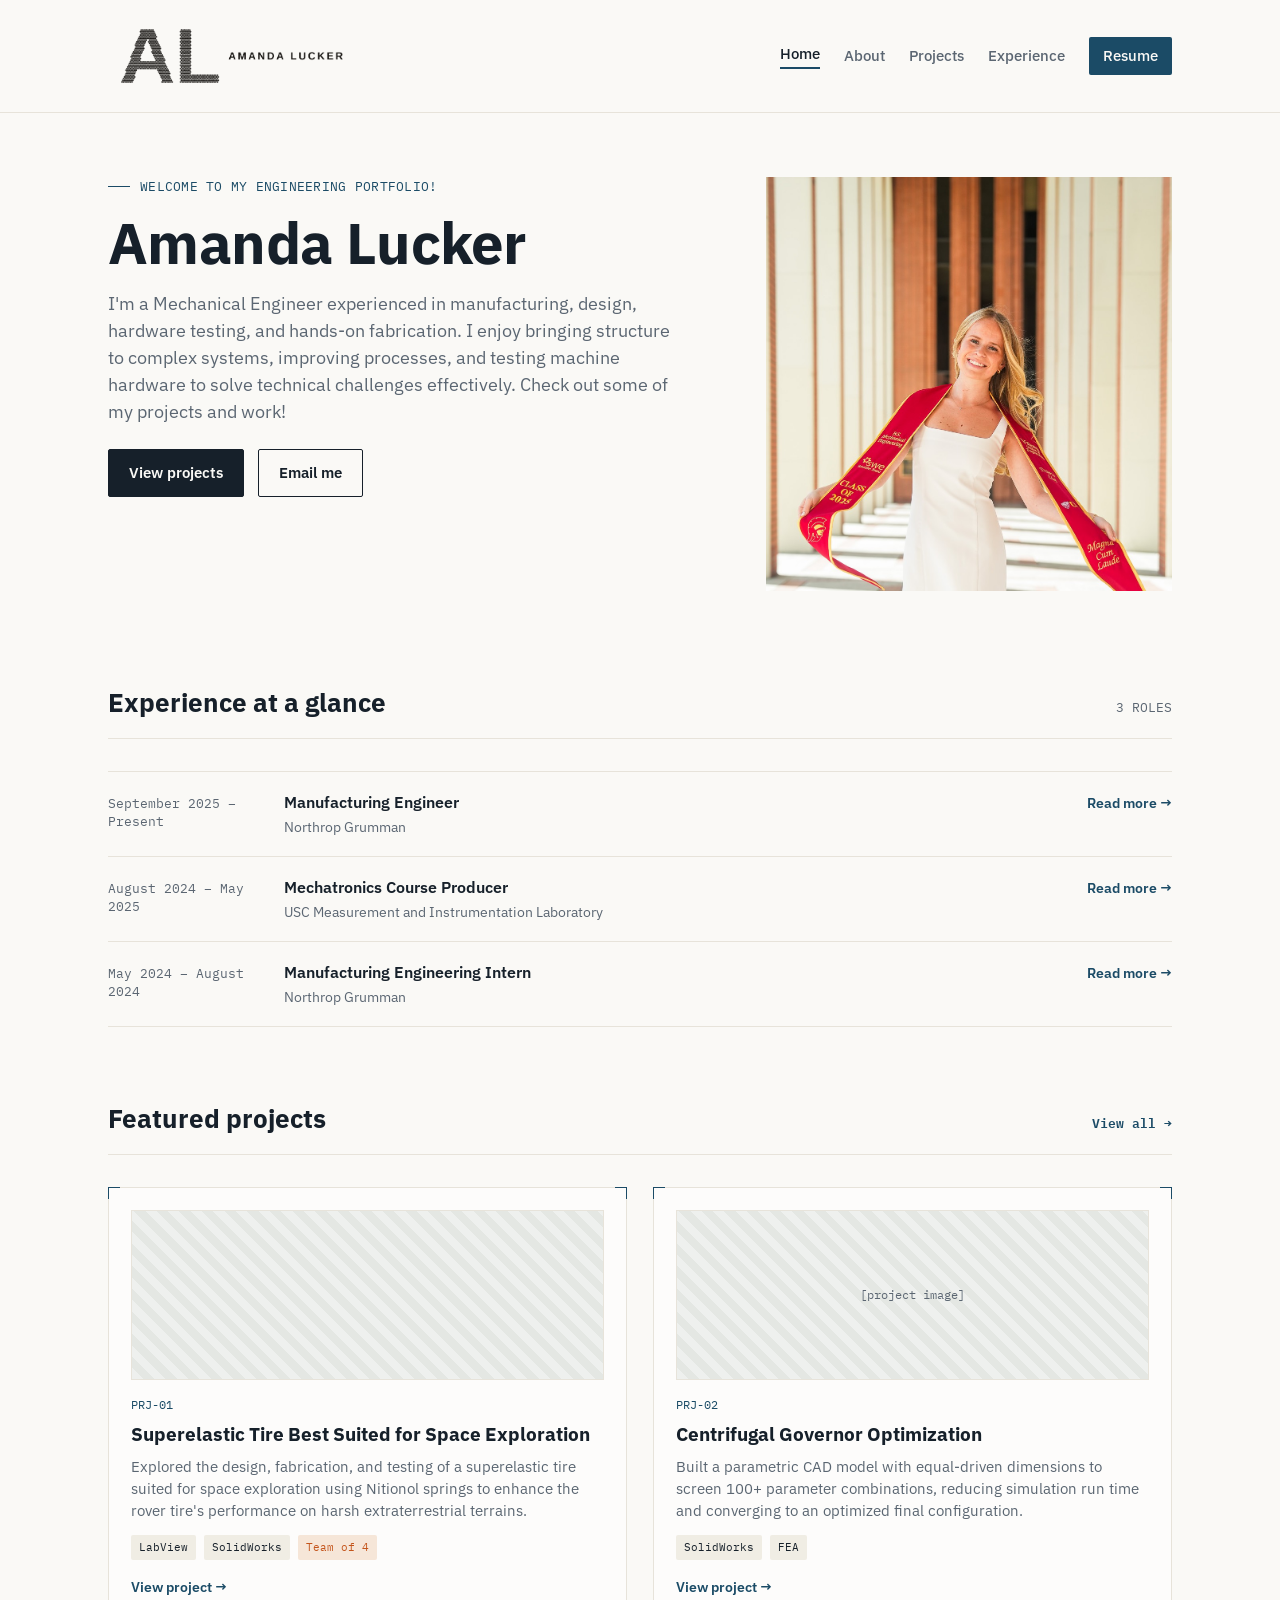
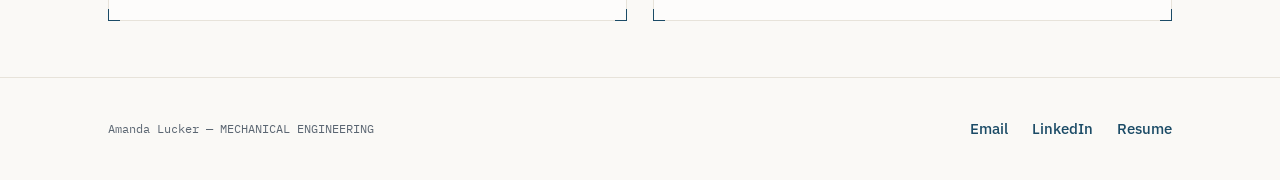
<file: index.html>
<!DOCTYPE html>
<!--
  HOME PAGE — replace every [bracketed] placeholder with your real info.
  This page links out to about.html, projects.html, internship.html,
  experience.html, and resume.html — make sure those filenames match.
-->
<html lang="en">
<head>
<meta charset="UTF-8">
<meta name="viewport" content="width=device-width, initial-scale=1">
<title>Amanda Lucker | Mechanical Engineering</title>
<link rel="icon" type="image/png" href="images/faviconBW.png">
<meta name="description" content="Amanda Lucker — Mechanical Engineering Portfolio and Resume.">
<link rel="preconnect" href="https://fonts.googleapis.com">
<link rel="preconnect" href="https://fonts.gstatic.com" crossorigin>
<link href="https://fonts.googleapis.com/css2?family=IBM+Plex+Mono:wght@400;500;600&family=IBM+Plex+Sans:wght@400;500;600;700&display=swap" rel="stylesheet">
<link rel="stylesheet" href="style.css">
</head>
<body>

<header class="site-nav">
  <div class="nav-inner">
    <a href="index.html" class="brand">
      <img src="images/brandmark.png" alt="AL" class="brand-mark">
  <!--  <span class="brand-name">Amanda Lucker</span> -->
    </a>
    <button class="nav-toggle" aria-label="Toggle menu"><span></span><span></span><span></span></button>
    <nav class="links">
      <a href="index.html" class="current">Home</a>
      <a href="about.html">About</a>
      <a href="projects.html">Projects</a>
      <a href="experience.html">Experience</a>
      <a class="resume-link" href="resume.html">Resume</a>
    </nav>
  </div>
</header>

<main id="top">

  <!-- ============ HERO ============ -->
  <section class="hero">
    <div class="wrap hero-grid">
      <div>
        <div class="eyebrow-line">WELCOME TO MY ENGINEERING PORTFOLIO!</div>
        <h1 class="name">Amanda Lucker</h1>
        <p class="lede">
          I'm a Mechanical Engineer experienced in manufacturing, design, hardware testing, and hands-on fabrication.
          I enjoy bringing structure to complex systems, improving processes, and testing machine hardware to solve
          technical challenges effectively.
          Check out some of my projects and work!
        </p>
        <div class="cta-row">
          <a class="btn btn-primary" href="projects.html">View projects</a>
          <a class="btn btn-ghost" href="mailto:[you@email.com]">Email me</a>
        </div>
      </div>
      <div class="hero-photo">
        <img src="images/AmandaGradCrop.jpg" alt="Amanda Lucker">
      </div>
    </div>
  </section>

  <!-- ============ EXPERIENCE SNAPSHOT ============ -->
  <section class="tight">
    <div class="wrap">
      <div class="section-head">
        <h2>Experience at a glance</h2>
        <span class="count">3 ROLES</span>
      </div>
      <div class="snapshot-list">
        <div class="snapshot-row">
          <span class="dates">September 2025 – Present</span>
          <span><span class="role">Manufacturing Engineer</span><br><span class="org">Northrop Grumman</span></span>
          <a href="experience.html">Read more →</a>
        </div>
        <div class="snapshot-row">
          <span class="dates">August 2024 – May 2025</span>
          <span><span class="role">Mechatronics Course Producer</span><br><span class="org">USC Measurement and Instrumentation Laboratory</span></span>
          <a href="experience.html">Read more →</a>
        </div>
        <div class="snapshot-row">
          <span class="dates">May 2024 – August 2024</span>
          <span><span class="role">Manufacturing Engineering Intern</span><br><span class="org">Northrop Grumman</span></span>
          <a href="internship.html">Read more →</a>
        </div>
      </div>
    </div>
  </section>

  <!-- ============ FEATURED PROJECTS ============ -->
  <section class="tight">
    <div class="wrap">
      <div class="section-head">
        <h2>Featured projects</h2>
        <span class="count"><a href="projects.html" style="text-decoration:none; font-weight:600;">View all →</a></span>
      </div>
      <div class="project-grid">
        <article class="project-card">
          <span class="corner tl"></span><span class="corner tr"></span><span class="corner bl"></span><span class="corner br"></span>
          <div class="project-thumb">
            <video src="images/WheelMove.mp4" alt="Superelastic Tire Project" autoplay muted loop playsinline></video>
          </div>
          <div class="project-num">PRJ-01</div>
          <h3>Superelastic Tire Best Suited for Space Exploration</h3>
          <p>Explored the design, fabrication, and testing of a superelastic tire suited for space exploration using Nitionol springs to enhance 
          the rover tire's performance on harsh extraterrestrial terrains. 
          </p>
          <div class="tag-row">
            <span class="tag">LabView</span>
            <span class="tag">SolidWorks</span>
            <span class="tag amber">Team of 4</span>
          </div>
          <a class="project-link" href="projects.html">View project →</a>
        </article>
        <article class="project-card">
          <span class="corner tl"></span><span class="corner tr"></span><span class="corner bl"></span><span class="corner br"></span>
          <div class="project-thumb">[project image]</div>
          <div class="project-num">PRJ-02</div>
          <h3>Centrifugal Governor Optimization</h3>
          <p>Built a parametric CAD model with equal-driven dimensions to screen 100+ parameter combinations, reducing simulation 
          run time and converging to an optimized final configuration. </p>
          <div class="tag-row">
            <span class="tag">SolidWorks</span>
            <span class="tag">FEA</span>
          </div>
          <a class="project-link" href="projects.html">View project →</a>
        </article>
      </div>
    </div>
  </section>

</main>

<footer id="contact">
  <div class="wrap footer-inner">
    <div class="footer-note">Amanda Lucker — MECHANICAL ENGINEERING</div>
    <div class="footer-links">
      <a href="mailto:amandalucker2@gmail.com">Email</a>
      <a href="https://linkedin.com/in/amanda-lucker" target="_blank" rel="noopener">LinkedIn</a>
      <a href="resume.html">Resume</a>
    </div>
  </div>
</footer>

<script src="script.js"></script>
</body>
</html>
</file>
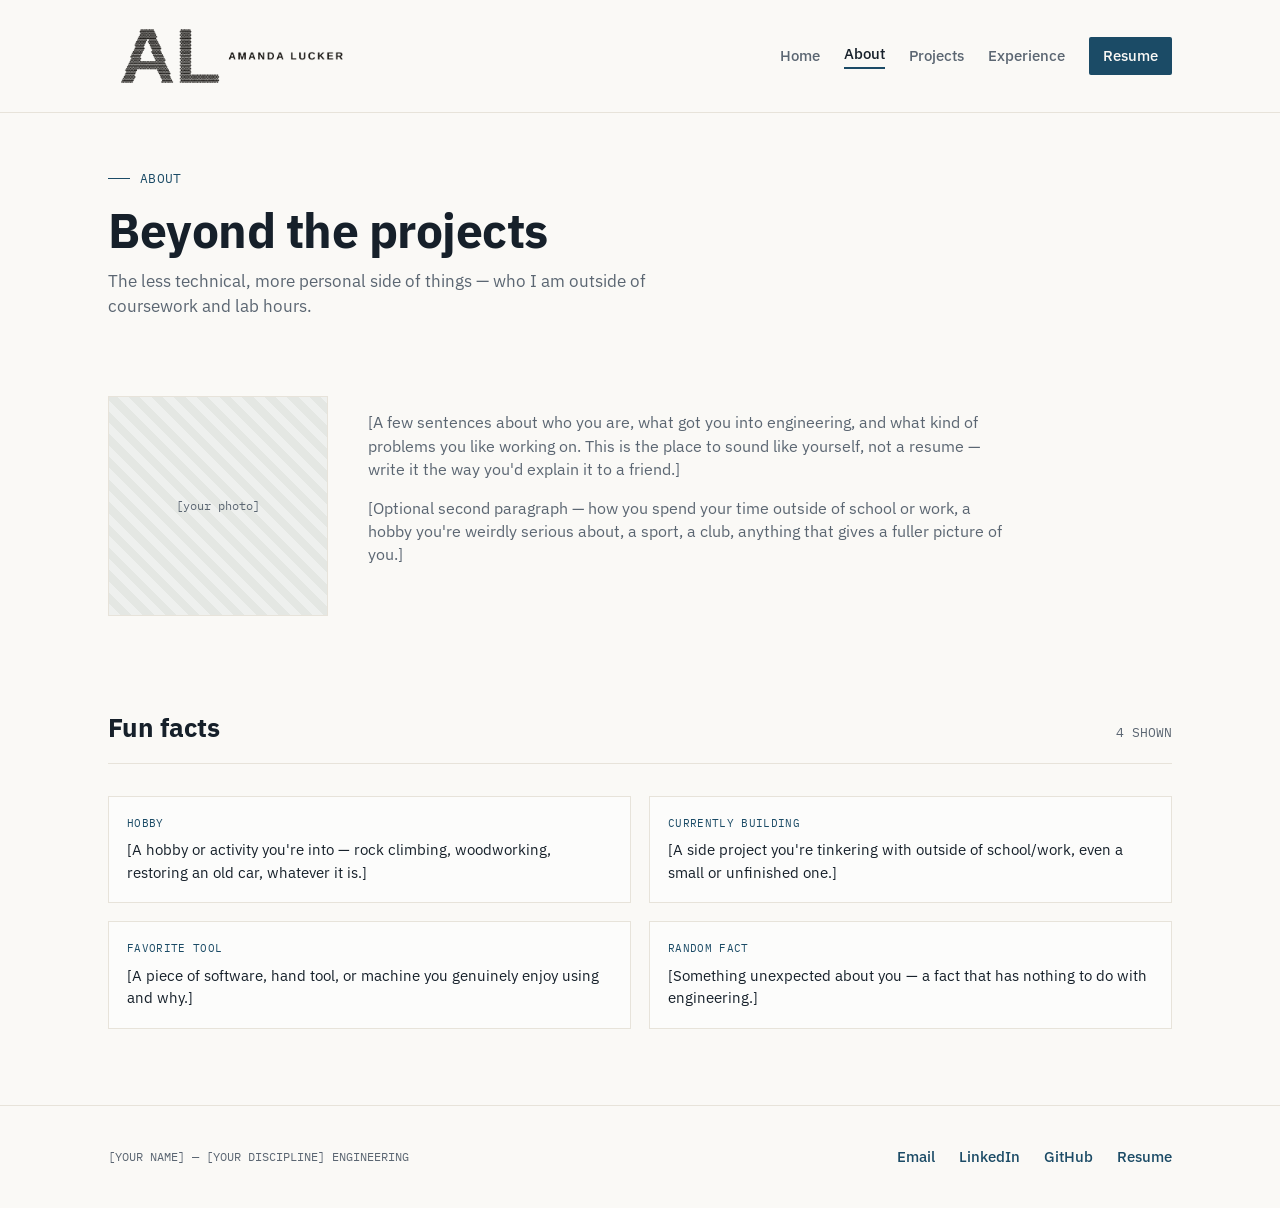
<file: about.html>
<!DOCTYPE html>
<html lang="en">
<head>
<meta charset="UTF-8">
<meta name="viewport" content="width=device-width, initial-scale=1">
<title>About | Amanda Lucker</title>
<link rel="icon" type="image/png" href="images/faviconBW.png">
<link rel="preconnect" href="https://fonts.googleapis.com">
<link rel="preconnect" href="https://fonts.gstatic.com" crossorigin>
<link href="https://fonts.googleapis.com/css2?family=IBM+Plex+Mono:wght@400;500;600&family=IBM+Plex+Sans:wght@400;500;600;700&display=swap" rel="stylesheet">
<link rel="stylesheet" href="style.css">
</head>
<body>

<header class="site-nav">
  <div class="nav-inner">
    <a href="index.html" class="brand">
      <img src="images/brandmark.png" alt="AL" class="brand-mark">
    </a>
    <button class="nav-toggle" aria-label="Toggle menu"><span></span><span></span><span></span></button>
    <nav class="links">
      <a href="index.html">Home</a>
      <a href="about.html" class="current">About</a>
      <a href="projects.html">Projects</a>
      <a href="experience.html">Experience</a>
      <a class="resume-link" href="resume.html">Resume</a>
    </nav>
  </div>
</header>

<main>

  <section class="page-head">
    <div class="wrap">
      <div class="eyebrow-line">ABOUT</div>
      <h1>Beyond the projects</h1>
      <p class="lede">The less technical, more personal side of things — who I am outside of coursework and lab hours.</p>
    </div>
  </section>

  <section class="tight">
    <div class="wrap about-grid">
      <div class="about-photo">[your photo]</div>
      <div class="about">
        <p>
          [A few sentences about who you are, what got you into engineering, and what kind of
          problems you like working on. This is the place to sound like yourself, not a resume —
          write it the way you'd explain it to a friend.]
        </p>
        <p>
          [Optional second paragraph — how you spend your time outside of school or work, a hobby
          you're weirdly serious about, a sport, a club, anything that gives a fuller picture of you.]
        </p>
      </div>
    </div>
  </section>

  <section>
    <div class="wrap">
      <div class="section-head">
        <h2>Fun facts</h2>
        <span class="count">4 SHOWN</span>
      </div>
      <div class="fact-grid">
        <div class="fact-card">
          <div class="fact-label">HOBBY</div>
          <p>[A hobby or activity you're into — rock climbing, woodworking, restoring an old car, whatever it is.]</p>
        </div>
        <div class="fact-card">
          <div class="fact-label">CURRENTLY BUILDING</div>
          <p>[A side project you're tinkering with outside of school/work, even a small or unfinished one.]</p>
        </div>
        <div class="fact-card">
          <div class="fact-label">FAVORITE TOOL</div>
          <p>[A piece of software, hand tool, or machine you genuinely enjoy using and why.]</p>
        </div>
        <div class="fact-card">
          <div class="fact-label">RANDOM FACT</div>
          <p>[Something unexpected about you — a fact that has nothing to do with engineering.]</p>
        </div>
      </div>
    </div>
  </section>

</main>

<footer>
  <div class="wrap footer-inner">
    <div class="footer-note">[YOUR NAME] — [YOUR DISCIPLINE] ENGINEERING</div>
    <div class="footer-links">
      <a href="mailto:[you@email.com]">Email</a>
      <a href="https://linkedin.com/in/[you]" target="_blank" rel="noopener">LinkedIn</a>
      <a href="https://github.com/[you]" target="_blank" rel="noopener">GitHub</a>
      <a href="resume.html">Resume</a>
    </div>
  </div>
</footer>

<script src="script.js"></script>
</body>
</html>
</file>
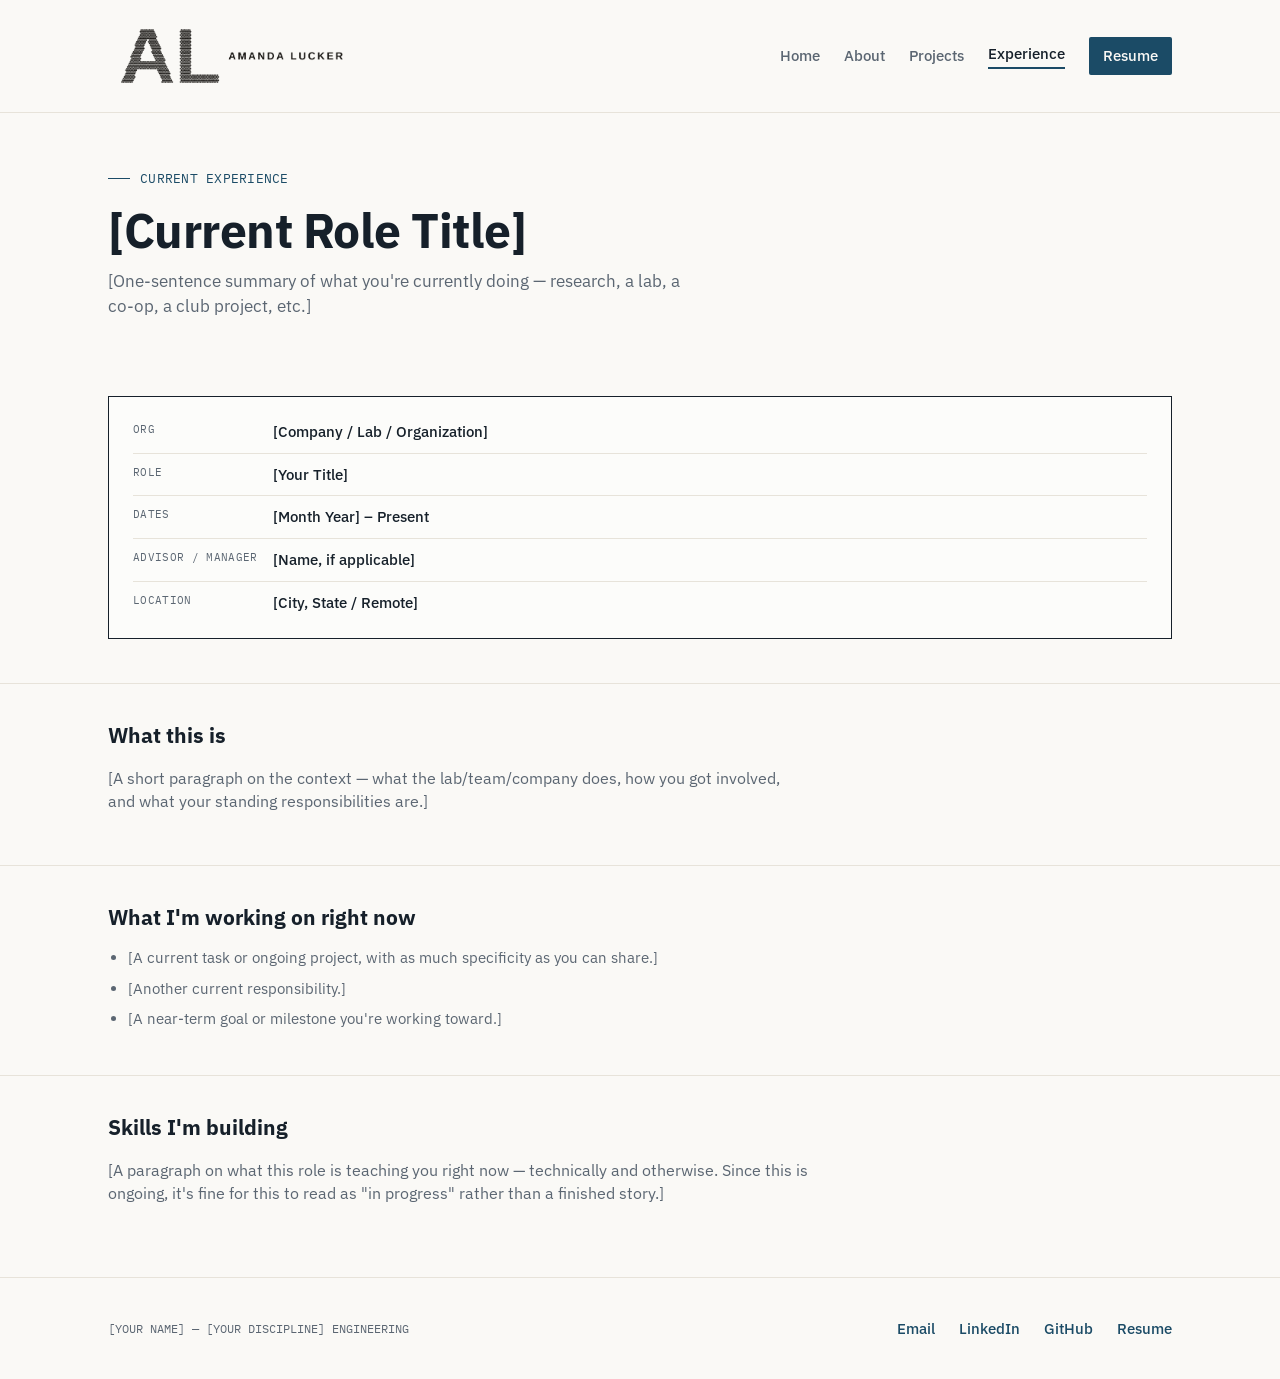
<file: experience.html>
<!DOCTYPE html>
<html lang="en">
<head>
<meta charset="UTF-8">
<meta name="viewport" content="width=device-width, initial-scale=1">
<title> Experience | Amanda Lucker</title>
<link rel="icon" type="image/png" href="images/faviconBW.png">
<link rel="preconnect" href="https://fonts.googleapis.com">
<link rel="preconnect" href="https://fonts.gstatic.com" crossorigin>
<link href="https://fonts.googleapis.com/css2?family=IBM+Plex+Mono:wght@400;500;600&family=IBM+Plex+Sans:wght@400;500;600;700&display=swap" rel="stylesheet">
<link rel="stylesheet" href="style.css">
</head>
<body>

<header class="site-nav">
  <div class="nav-inner">
    <a href="index.html" class="brand">
      <img src="images/brandmark.png" alt="AL" class="brand-mark">
    </a>
    <button class="nav-toggle" aria-label="Toggle menu"><span></span><span></span><span></span></button>
    <nav class="links">
      <a href="index.html">Home</a>
      <a href="about.html">About</a>
      <a href="projects.html">Projects</a>
      <a href="experience.html" class="current">Experience</a>
      <a class="resume-link" href="resume.html">Resume</a>
    </nav>
  </div>
</header>

<main class="deepdive">

  <section class="page-head">
    <div class="wrap">
      <div class="eyebrow-line">CURRENT EXPERIENCE</div>
      <h1>[Current Role Title]</h1>
      <p class="lede">[One-sentence summary of what you're currently doing — research, a lab, a co-op, a club project, etc.]</p>
    </div>
  </section>

  <section class="tight">
    <div class="wrap">
      <div class="deepdive-head">
        <div class="row"><div class="label">ORG</div><div class="value">[Company / Lab / Organization]</div></div>
        <div class="row"><div class="label">ROLE</div><div class="value">[Your Title]</div></div>
        <div class="row"><div class="label">DATES</div><div class="value">[Month Year] – Present</div></div>
        <div class="row"><div class="label">ADVISOR / MANAGER</div><div class="value">[Name, if applicable]</div></div>
        <div class="row"><div class="label">LOCATION</div><div class="value">[City, State / Remote]</div></div>
      </div>
    </div>
  </section>

  <section class="deepdive-block">
    <div class="wrap">
      <h2 class="sub">What this is</h2>
      <p>
        [A short paragraph on the context — what the lab/team/company does, how you got involved,
        and what your standing responsibilities are.]
      </p>
    </div>
  </section>

  <section class="deepdive-block">
    <div class="wrap">
      <h2 class="sub">What I'm working on right now</h2>
      <ul class="bullets">
        <li>[A current task or ongoing project, with as much specificity as you can share.]</li>
        <li>[Another current responsibility.]</li>
        <li>[A near-term goal or milestone you're working toward.]</li>
      </ul>
    </div>
  </section>

  <section class="deepdive-block">
    <div class="wrap">
      <h2 class="sub">Skills I'm building</h2>
      <p>
        [A paragraph on what this role is teaching you right now — technically and otherwise.
        Since this is ongoing, it's fine for this to read as "in progress" rather than a finished
        story.]
      </p>
    </div>
  </section>

</main>

<footer>
  <div class="wrap footer-inner">
    <div class="footer-note">[YOUR NAME] — [YOUR DISCIPLINE] ENGINEERING</div>
    <div class="footer-links">
      <a href="mailto:[you@email.com]">Email</a>
      <a href="https://linkedin.com/in/[you]" target="_blank" rel="noopener">LinkedIn</a>
      <a href="https://github.com/[you]" target="_blank" rel="noopener">GitHub</a>
      <a href="resume.html">Resume</a>
    </div>
  </div>
</footer>

<script src="script.js"></script>
</body>
</html>
</file>
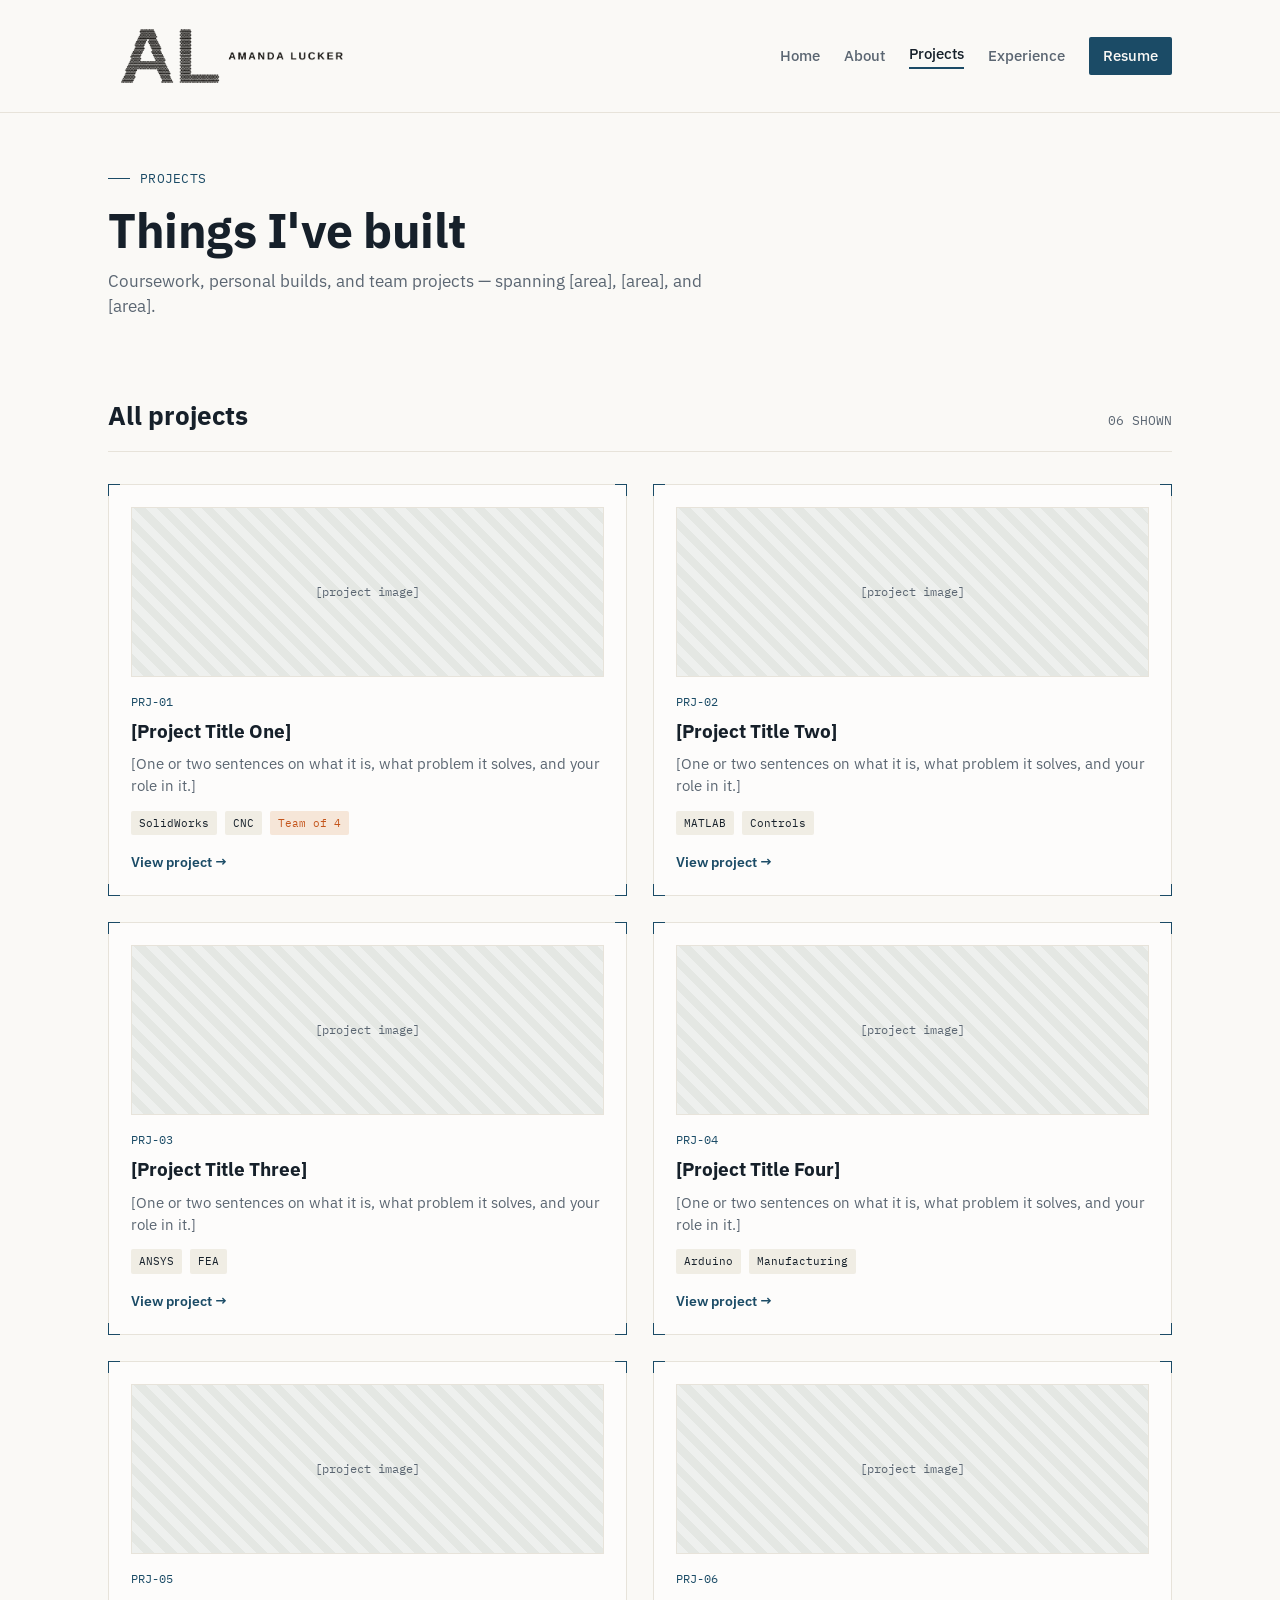
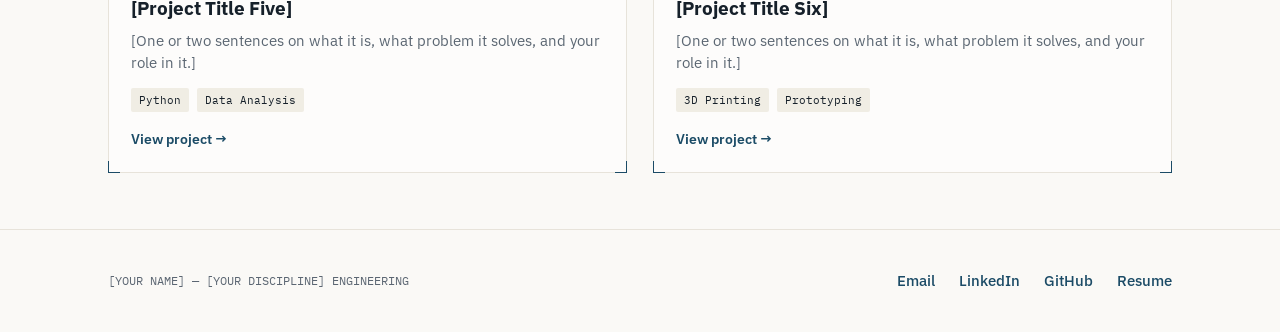
<file: projects.html>
<!DOCTYPE html>
<html lang="en">
<head>
<meta charset="UTF-8">
<meta name="viewport" content="width=device-width, initial-scale=1">
<title>Projects | Amanda Lucker</title>
<link rel="icon" type="image/png" href="images/faviconBW.png">
<link rel="preconnect" href="https://fonts.googleapis.com">
<link rel="preconnect" href="https://fonts.gstatic.com" crossorigin>
<link href="https://fonts.googleapis.com/css2?family=IBM+Plex+Mono:wght@400;500;600&family=IBM+Plex+Sans:wght@400;500;600;700&display=swap" rel="stylesheet">
<link rel="stylesheet" href="style.css">
</head>
<body>

<header class="site-nav">
  <div class="nav-inner">
    <a href="index.html" class="brand">
      <img src="images/brandmark.png" alt="AL" class="brand-mark">
    </a>
    <button class="nav-toggle" aria-label="Toggle menu"><span></span><span></span><span></span></button>
    <nav class="links">
      <a href="index.html">Home</a>
      <a href="about.html">About</a>
      <a href="projects.html" class="current">Projects</a>
      <a href="experience.html">Experience</a>
      <a class="resume-link" href="resume.html">Resume</a>
    </nav>
  </div>
</header>

<main>

  <section class="page-head">
    <div class="wrap">
      <div class="eyebrow-line">PROJECTS</div>
      <h1>Things I've built</h1>
      <p class="lede">Coursework, personal builds, and team projects — spanning [area], [area], and [area].</p>
    </div>
  </section>

  <section class="tight">
    <div class="wrap">
      <div class="section-head">
        <h2>All projects</h2>
        <span class="count">06 SHOWN</span>
      </div>
      <div class="project-grid">

        <article class="project-card">
          <span class="corner tl"></span><span class="corner tr"></span><span class="corner bl"></span><span class="corner br"></span>
          <div class="project-thumb">[project image]</div>
          <div class="project-num">PRJ-01</div>
          <h3>[Project Title One]</h3>
          <p>[One or two sentences on what it is, what problem it solves, and your role in it.]</p>
          <div class="tag-row">
            <span class="tag">SolidWorks</span>
            <span class="tag">CNC</span>
            <span class="tag amber">Team of 4</span>
          </div>
          <a class="project-link" href="#">View project →</a>
        </article>

        <article class="project-card">
          <span class="corner tl"></span><span class="corner tr"></span><span class="corner bl"></span><span class="corner br"></span>
          <div class="project-thumb">[project image]</div>
          <div class="project-num">PRJ-02</div>
          <h3>[Project Title Two]</h3>
          <p>[One or two sentences on what it is, what problem it solves, and your role in it.]</p>
          <div class="tag-row">
            <span class="tag">MATLAB</span>
            <span class="tag">Controls</span>
          </div>
          <a class="project-link" href="#">View project →</a>
        </article>

        <article class="project-card">
          <span class="corner tl"></span><span class="corner tr"></span><span class="corner bl"></span><span class="corner br"></span>
          <div class="project-thumb">[project image]</div>
          <div class="project-num">PRJ-03</div>
          <h3>[Project Title Three]</h3>
          <p>[One or two sentences on what it is, what problem it solves, and your role in it.]</p>
          <div class="tag-row">
            <span class="tag">ANSYS</span>
            <span class="tag">FEA</span>
          </div>
          <a class="project-link" href="#">View project →</a>
        </article>

        <article class="project-card">
          <span class="corner tl"></span><span class="corner tr"></span><span class="corner bl"></span><span class="corner br"></span>
          <div class="project-thumb">[project image]</div>
          <div class="project-num">PRJ-04</div>
          <h3>[Project Title Four]</h3>
          <p>[One or two sentences on what it is, what problem it solves, and your role in it.]</p>
          <div class="tag-row">
            <span class="tag">Arduino</span>
            <span class="tag">Manufacturing</span>
          </div>
          <a class="project-link" href="#">View project →</a>
        </article>

        <article class="project-card">
          <span class="corner tl"></span><span class="corner tr"></span><span class="corner bl"></span><span class="corner br"></span>
          <div class="project-thumb">[project image]</div>
          <div class="project-num">PRJ-05</div>
          <h3>[Project Title Five]</h3>
          <p>[One or two sentences on what it is, what problem it solves, and your role in it.]</p>
          <div class="tag-row">
            <span class="tag">Python</span>
            <span class="tag">Data Analysis</span>
          </div>
          <a class="project-link" href="#">View project →</a>
        </article>

        <article class="project-card">
          <span class="corner tl"></span><span class="corner tr"></span><span class="corner bl"></span><span class="corner br"></span>
          <div class="project-thumb">[project image]</div>
          <div class="project-num">PRJ-06</div>
          <h3>[Project Title Six]</h3>
          <p>[One or two sentences on what it is, what problem it solves, and your role in it.]</p>
          <div class="tag-row">
            <span class="tag">3D Printing</span>
            <span class="tag">Prototyping</span>
          </div>
          <a class="project-link" href="#">View project →</a>
        </article>

      </div>
    </div>
  </section>

</main>

<footer>
  <div class="wrap footer-inner">
    <div class="footer-note">[YOUR NAME] — [YOUR DISCIPLINE] ENGINEERING</div>
    <div class="footer-links">
      <a href="mailto:[you@email.com]">Email</a>
      <a href="https://linkedin.com/in/[you]" target="_blank" rel="noopener">LinkedIn</a>
      <a href="https://github.com/[you]" target="_blank" rel="noopener">GitHub</a>
      <a href="resume.html">Resume</a>
    </div>
  </div>
</footer>

<script src="script.js"></script>
</body>
</html>
</file>
<file: style.css>
/* ============================================================
   SHARED STYLESHEET — used by every page (index, about, projects,
   internship, experience, resume). Edit colors/fonts here once
   and it updates the whole site.
   ============================================================ */

:root{
  --paper:#faf9f6;
  --paper-line:#e7e3da;
  --ink:#16202a;
  --graphite:#5b6672;
  --blue-deep:#1b4b66;
  --blue-line:#2e6e93;
  --amber:#c4551c;
  --radius:2px;
  --max:1120px;
}
*{box-sizing:border-box;}
html{scroll-behavior:smooth;}
body{
  margin:0;
  background:var(--paper);
  color:var(--ink);
  font-family:"IBM Plex Sans", sans-serif;
  line-height:1.5;
  -webkit-font-smoothing:antialiased;
}
.mono{font-family:"IBM Plex Mono", monospace;}
a{color:var(--blue-deep);}
img{max-width:100%;display:block;}
.wrap{max-width:var(--max);margin:0 auto;padding:0 28px;}
@media (max-width:640px){ .wrap{padding:0 20px;} }

/* ---------- Nav ---------- */
header.site-nav{
  position:sticky; top:0; z-index:50;
  background:rgba(250,249,246,0.92);
  backdrop-filter:blur(6px);
  border-bottom:1px solid var(--paper-line);
}
.nav-inner{
  max-width:var(--max); margin:0 auto; padding:16px 28px;
  display:flex; align-items:center; justify-content:space-between;
}
.brand{display:flex; align-items:center; gap:10px; text-decoration:none; color:var(--ink);}
.brand-mark{
height:80px;
width:auto;
display:block;
}
.brand-name{font-weight:600; font-size:16px;}
nav.links{display:flex; gap:24px; align-items:center;}
nav.links a{
  text-decoration:none; color:var(--graphite); font-size:14.5px;
  font-weight:500; transition:color .15s ease;
}
nav.links a:hover, nav.links a:focus-visible{color:var(--blue-deep);}
nav.links a.current{color:var(--ink); border-bottom:2px solid var(--blue-deep); padding-bottom:2px;}
nav.links a.resume-link{
  color:var(--paper); background:var(--blue-deep);
  padding:8px 14px; border-radius:var(--radius);
}
nav.links a.resume-link:hover{background:var(--ink); color:var(--paper);}
.nav-toggle{display:none; background:none; border:1px solid var(--ink); border-radius:var(--radius); width:38px; height:38px; cursor:pointer;}
.nav-toggle span{display:block; width:18px; height:2px; background:var(--ink); margin:4px auto;}
@media (max-width:820px){
  nav.links{
    position:absolute; top:100%; left:0; right:0;
    background:var(--paper); flex-direction:column; align-items:flex-start;
    padding:18px 28px 24px; border-bottom:1px solid var(--paper-line);
    display:none; gap:16px;
  }
  nav.links.open{display:flex;}
  .nav-toggle{display:block;}
}

/* ---------- Page header (non-hero pages) ---------- */
.page-head{padding:56px 0 40px; opacity:0; transform:translateY(12px); animation:rise .6s ease forwards .05s;}
@keyframes rise{to{opacity:1; transform:none;}}
.eyebrow-line{
  font-family:"IBM Plex Mono", monospace; font-size:13px; color:var(--blue-deep);
  letter-spacing:.02em; margin-bottom:16px; display:flex; gap:10px; align-items:center;
}
.eyebrow-line::before{content:""; width:22px; height:1px; background:var(--blue-deep);}
.page-head h1{font-size:clamp(32px, 5vw, 48px); line-height:1.05; margin:0 0 14px; font-weight:700; letter-spacing:-0.01em;}
.page-head p.lede{font-size:17px; color:var(--graphite); max-width:60ch; margin:0;}

/* ---------- Hero (home page only) ---------- */
.hero{padding:64px 0 56px; opacity:0; transform:translateY(14px); animation:rise .7s ease forwards .1s;}
.hero-grid{display:grid; grid-template-columns:1.5fr 1fr; gap:48px; align-items:start;}
@media (max-width:840px){ .hero-grid{grid-template-columns:1fr;} }
h1.name{font-size:clamp(36px, 5.6vw, 58px); line-height:1.03; margin:0 0 18px; font-weight:700; letter-spacing:-0.01em;}
.hero p.lede{font-size:18px; color:var(--graphite); max-width:52ch; margin:0 0 24px;}
.hero .cta-row{display:flex; gap:14px; flex-wrap:wrap;}
.btn{
  display:inline-block; padding:12px 20px; border-radius:var(--radius);
  text-decoration:none; font-weight:600; font-size:14.5px; border:1.5px solid var(--ink);
  transition:all .15s ease; cursor:pointer;
}
.btn-primary{background:var(--ink); color:var(--paper);}
.btn-primary:hover{background:var(--blue-deep); border-color:var(--blue-deep);}
.btn-ghost{color:var(--ink);}
.btn-ghost:hover{background:var(--ink); color:var(--paper);}

/* title block card */
.title-block{border:1.5px solid var(--ink); background:rgba(255,255,255,0.5);}
.title-block .row{display:grid; grid-template-columns:120px 1fr; border-bottom:1px solid var(--paper-line);}
.title-block .row:last-child{border-bottom:none;}
.title-block .row .label{
  font-family:"IBM Plex Mono", monospace; font-size:11px; color:var(--graphite);
  padding:11px 12px; border-right:1px solid var(--paper-line); letter-spacing:.03em;
}
.title-block .row .value{padding:11px 12px; font-size:14px; font-weight:500;}
.title-block .row .value a{text-decoration:none; font-weight:600;}
.title-block .row .value a:hover{text-decoration:underline;}

.project-thumb video {
  width: 100%;
  height: 100%;
  object-fit: cover;
  display: block;
}

/* ---------- Section shell ---------- */
section{padding:56px 0;}
section.tight{padding:36px 0;}
.section-head{display:flex; align-items:baseline; justify-content:space-between; gap:20px; margin-bottom:32px; border-bottom:1px solid var(--paper-line); padding-bottom:16px;}
.section-head h2{font-size:26px; margin:0; font-weight:700;}
.section-head .count{font-family:"IBM Plex Mono", monospace; font-size:13px; color:var(--graphite);}

/* ---------- Snapshot list (home page experience summary) ---------- */
.snapshot-list{border-top:1px solid var(--paper-line);}
.snapshot-row{
  display:grid; grid-template-columns:160px 1fr auto; gap:16px; align-items:baseline;
  padding:18px 0; border-bottom:1px solid var(--paper-line);
}
@media (max-width:640px){ .snapshot-row{grid-template-columns:1fr; gap:4px;} }
.snapshot-row .dates{font-family:"IBM Plex Mono", monospace; font-size:12.5px; color:var(--graphite);}
.snapshot-row .role{font-weight:600;}
.snapshot-row .org{color:var(--graphite); font-size:14px;}
.snapshot-row a{font-size:13.5px; font-weight:600; text-decoration:none; white-space:nowrap;}
.snapshot-row a:hover{text-decoration:underline;}

/* ---------- Projects ---------- */
.project-grid{display:grid; grid-template-columns:repeat(2, 1fr); gap:26px;}
@media (max-width:760px){ .project-grid{grid-template-columns:1fr;} }
.project-card{
  position:relative; border:1px solid var(--paper-line); background:rgba(255,255,255,0.55);
  padding:22px; transition:border-color .15s ease, transform .15s ease;
}
.project-card:hover{border-color:var(--blue-line); transform:translateY(-2px);}
.corner{position:absolute; width:12px; height:12px; border:1.5px solid var(--blue-deep);}
.corner.tl{top:-1px; left:-1px; border-right:none; border-bottom:none;}
.corner.tr{top:-1px; right:-1px; border-left:none; border-bottom:none;}
.corner.bl{bottom:-1px; left:-1px; border-right:none; border-top:none;}
.corner.br{bottom:-1px; right:-1px; border-left:none; border-top:none;}
.project-thumb{
  height:170px; background:repeating-linear-gradient(45deg, #eef0ee, #eef0ee 8px, #e4e7e3 8px, #e4e7e3 16px);
  border:1px solid var(--paper-line); margin-bottom:16px;
  display:flex; align-items:center; justify-content:center;
  color:var(--graphite); font-family:"IBM Plex Mono", monospace; font-size:12px;
}
.project-num{font-family:"IBM Plex Mono", monospace; font-size:12px; color:var(--blue-deep); margin-bottom:6px;}
.project-card h3{margin:0 0 8px; font-size:19px;}
.project-card p{margin:0 0 14px; color:var(--graphite); font-size:14.5px;}
.tag-row{display:flex; flex-wrap:wrap; gap:8px; margin-bottom:14px;}
.tag{font-family:"IBM Plex Mono", monospace; font-size:11px; padding:4px 8px; background:#f0ede4; color:var(--ink); border-radius:var(--radius);}
.tag.amber{background:#f6e6d8; color:var(--amber);}
.project-link{font-size:14px; font-weight:600; text-decoration:none;}
.project-link:hover{text-decoration:underline;}

/* ---------- Timeline (used on home + experience/internship pages) ---------- */
.timeline{position:relative; padding-left:28px;}
.timeline::before{content:""; position:absolute; left:5px; top:6px; bottom:6px; width:1.5px; background:var(--paper-line);}
.tl-item{position:relative; padding-bottom:32px;}
.tl-item:last-child{padding-bottom:0;}
.tl-item::before{
  content:""; position:absolute; left:-28px; top:4px; width:11px; height:11px;
  border-radius:50%; background:var(--paper); border:2px solid var(--blue-deep);
}
.tl-head{display:flex; flex-wrap:wrap; align-items:baseline; gap:10px; margin-bottom:6px;}
.tl-head h3{margin:0; font-size:18px;}
.tl-dates{font-family:"IBM Plex Mono", monospace; font-size:12.5px; color:var(--graphite);}
.tl-role{color:var(--blue-deep); font-weight:600; font-size:14px; margin-bottom:8px;}
.tl-item ul{margin:0; padding-left:18px; color:var(--graphite); font-size:14.5px;}
.tl-item li{margin-bottom:4px;}

/* ---------- About / fun facts ---------- */
.about-grid{display:grid; grid-template-columns:220px 1fr; gap:40px; align-items:start;}
@media (max-width:640px){ .about-grid{grid-template-columns:1fr;} }
.about-photo{
  position:relative; aspect-ratio:1/1; border:1px solid var(--paper-line);
  background:repeating-linear-gradient(45deg, #eef0ee, #eef0ee 8px, #e4e7e3 8px, #e4e7e3 16px);
  display:flex; align-items:center; justify-content:center;
  font-family:"IBM Plex Mono", monospace; font-size:12px; color:var(--graphite);
}
.about p{color:var(--graphite); font-size:15.5px; max-width:64ch;}
.tools-title{font-family:"IBM Plex Mono", monospace; font-size:12px; color:var(--blue-deep); letter-spacing:.03em; margin:24px 0 12px;}
.tools-row{display:flex; flex-wrap:wrap; gap:8px;}

.fact-grid{display:grid; grid-template-columns:repeat(2, 1fr); gap:18px; margin-top:8px;}
@media (max-width:640px){ .fact-grid{grid-template-columns:1fr;} }
.fact-card{border:1px solid var(--paper-line); background:rgba(255,255,255,0.55); padding:18px;}
.fact-card .fact-label{font-family:"IBM Plex Mono", monospace; font-size:11px; color:var(--blue-deep); margin-bottom:8px; letter-spacing:.03em;}
.fact-card p{margin:0; color:var(--ink); font-size:15px;}

/* ---------- Deep-dive template (internship.html + experience.html) ---------- */
.deepdive-head{border:1.5px solid var(--ink); background:rgba(255,255,255,0.5); padding:24px; margin-bottom:8px;}
.deepdive-head .row{display:grid; grid-template-columns:140px 1fr; border-bottom:1px solid var(--paper-line); padding:10px 0;}
.deepdive-head .row:first-child{padding-top:0;}
.deepdive-head .row:last-child{border-bottom:none; padding-bottom:0;}
.deepdive-head .label{font-family:"IBM Plex Mono", monospace; font-size:11px; color:var(--graphite); letter-spacing:.03em;}
.deepdive-head .value{font-size:14.5px; font-weight:500;}
.deepdive h2.sub{font-size:21px; margin:0 0 14px; font-weight:700;}
.deepdive p{color:var(--graphite); font-size:15.5px; max-width:70ch;}
.deepdive ul.bullets{margin:0 0 8px; padding-left:20px; color:var(--graphite); font-size:15px;}
.deepdive ul.bullets li{margin-bottom:8px;}
.deepdive-block{padding:36px 0; border-top:1px solid var(--paper-line);}
.deepdive-block:first-of-type{border-top:none;}

/* ---------- Resume page ---------- */
.resume-toolbar{display:flex; justify-content:space-between; align-items:center; flex-wrap:wrap; gap:16px; margin-bottom:8px;}
.resume-block{padding:32px 0; border-top:1px solid var(--paper-line);}
.resume-block:first-of-type{border-top:none;}
.resume-block h2{font-size:20px; margin:0 0 18px; font-weight:700; font-family:"IBM Plex Mono", monospace; letter-spacing:.01em;}
.resume-entry{margin-bottom:20px;}
.resume-entry:last-child{margin-bottom:0;}
.resume-entry-head{display:flex; flex-wrap:wrap; justify-content:space-between; gap:10px; align-items:baseline;}
.resume-entry-head h3{margin:0; font-size:16.5px;}
.resume-entry-head .dates{font-family:"IBM Plex Mono", monospace; font-size:12.5px; color:var(--graphite);}
.resume-entry .org{color:var(--blue-deep); font-weight:600; font-size:14px; margin:2px 0 8px;}
.resume-entry ul{margin:0; padding-left:18px; color:var(--graphite); font-size:14.5px;}
.resume-entry li{margin-bottom:4px;}
.skills-cols{display:grid; grid-template-columns:repeat(3, 1fr); gap:20px;}
@media (max-width:700px){ .skills-cols{grid-template-columns:1fr 1fr;} }
@media (max-width:480px){ .skills-cols{grid-template-columns:1fr;} }
.skills-cols .col-label{font-family:"IBM Plex Mono", monospace; font-size:11px; color:var(--blue-deep); margin-bottom:10px; letter-spacing:.03em;}
.skills-cols ul{margin:0; padding-left:16px; font-size:14px; color:var(--graphite);}
.skills-cols li{margin-bottom:5px;}

/* ---------- Footer ---------- */
footer{border-top:1px solid var(--paper-line); padding:40px 0; margin-top:20px;}
.footer-inner{display:flex; flex-wrap:wrap; justify-content:space-between; gap:20px; align-items:center;}
.footer-links{display:flex; gap:24px; flex-wrap:wrap;}
.footer-links a{text-decoration:none; font-size:14.5px; font-weight:500;}
.footer-note{font-family:"IBM Plex Mono", monospace; font-size:12px; color:var(--graphite);}
</file>
